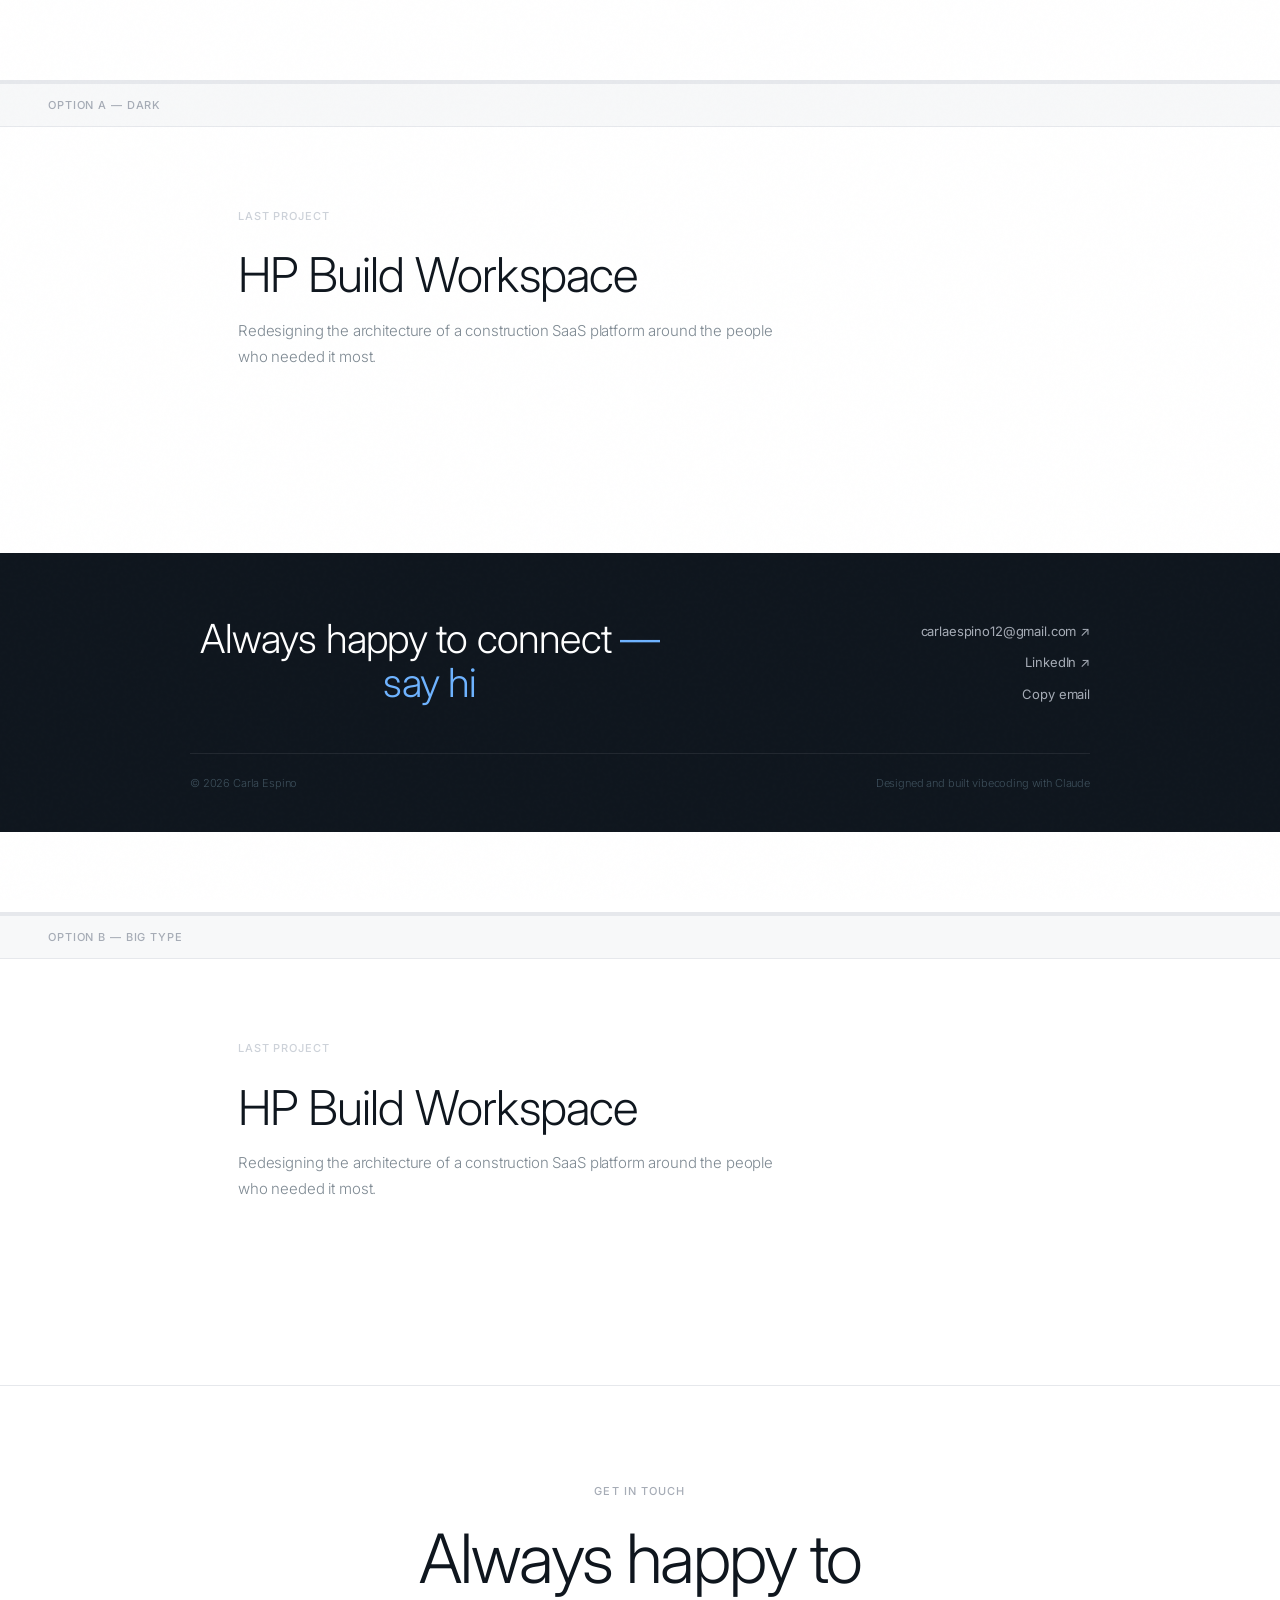
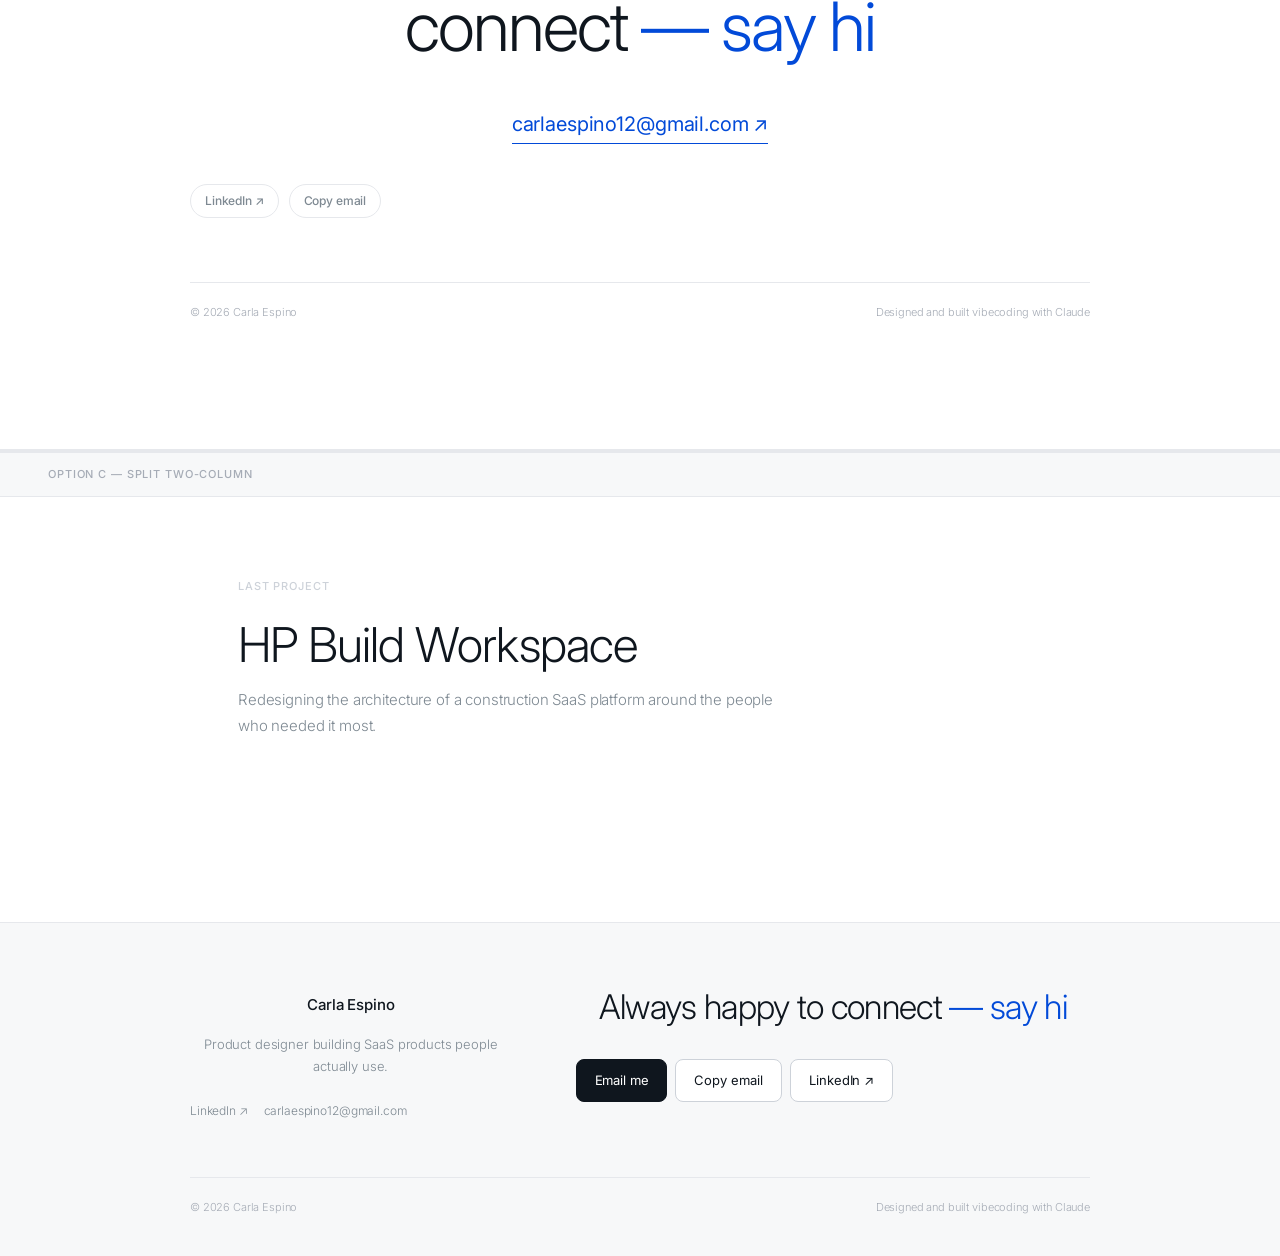
<file: footer-options.html>
<!DOCTYPE html>
<html lang="en">
<head>
  <meta charset="UTF-8" />
  <meta name="viewport" content="width=device-width, initial-scale=1.0" />
  <title>Footer options</title>
  <link rel="preconnect" href="https://fonts.googleapis.com" />
  <link rel="preconnect" href="https://fonts.gstatic.com" crossorigin />
  <link href="https://fonts.googleapis.com/css2?family=Inter:wght@300;400;500&display=swap" rel="stylesheet" />
  <link rel="stylesheet" href="style.css" />
  <style>
    /* ── Shared preview scaffolding ── */
    .preview-page {
      border-top: 4px solid #E6E8EC;
      margin-top: 80px;
    }
    .preview-tag {
      background: #F7F8F9;
      border-bottom: 1px solid #E6E8EC;
      padding: 12px 48px;
      font-size: 11px;
      font-weight: 500;
      letter-spacing: 0.08em;
      text-transform: uppercase;
      color: #A6ACB6;
    }
    .preview-content {
      padding: 80px 48px;
      max-width: 900px;
      margin: 0 auto;
    }
    .preview-content-label {
      font-size: 11px;
      font-weight: 500;
      letter-spacing: 0.08em;
      text-transform: uppercase;
      color: #CDD2D9;
      margin: 0 0 24px;
    }
    .preview-content-title {
      font-size: clamp(28px, 4vw, 48px);
      font-weight: 300;
      letter-spacing: -0.02em;
      color: #0F161E;
      margin: 0 0 16px;
      line-height: 1.1;
    }
    .preview-content-body {
      font-size: 15px;
      font-weight: 300;
      color: #7E8992;
      line-height: 1.7;
      max-width: 560px;
      margin: 0;
    }

    /* ══ OPTION A: Dark band ══ */
    .footer-a {
      background: #0F161E;
      padding: 64px 48px 40px;
    }
    .footer-a-inner {
      max-width: 900px;
      margin: 0 auto;
      display: flex;
      flex-direction: column;
      gap: 48px;
    }
    .footer-a-top {
      display: flex;
      align-items: flex-end;
      justify-content: space-between;
      gap: 32px;
    }
    .footer-a-cta {
      font-size: clamp(28px, 3.5vw, 40px);
      font-weight: 300;
      line-height: 1.1;
      letter-spacing: -0.02em;
      color: #fff;
      margin: 0;
      max-width: 480px;
    }
    .footer-a-cta em { font-style: normal; color: #6EB3FF; }
    .footer-a-links {
      display: flex;
      flex-direction: column;
      align-items: flex-end;
      gap: 10px;
      flex-shrink: 0;
    }
    .footer-a-link {
      font-size: 13px;
      font-weight: 400;
      color: #A6ACB6;
      text-decoration: none;
      display: flex;
      align-items: center;
      gap: 6px;
      transition: color 0.15s;
    }
    .footer-a-link:hover { color: #fff; }
    .footer-a-bottom {
      display: flex;
      justify-content: space-between;
      border-top: 1px solid rgba(255,255,255,0.08);
      padding-top: 20px;
      font-size: 11px;
      color: #3D4F5B;
    }

    /* ══ OPTION B: Big type ══ */
    .footer-b {
      background: #fff;
      border-top: 1px solid #E6E8EC;
      padding: 96px 48px 48px;
    }
    .footer-b-inner {
      max-width: 900px;
      margin: 0 auto;
    }
    .footer-b-eyebrow {
      font-size: 11px;
      font-weight: 500;
      letter-spacing: 0.1em;
      text-transform: uppercase;
      color: #A6ACB6;
      margin: 0 0 24px;
    }
    .footer-b-cta {
      font-size: clamp(40px, 6vw, 68px);
      font-weight: 300;
      line-height: 1.0;
      letter-spacing: -0.03em;
      color: #0F161E;
      margin: 0 0 48px;
    }
    .footer-b-cta em { font-style: normal; color: #024AD8; }
    .footer-b-email {
      display: inline-flex;
      align-items: center;
      gap: 8px;
      font-size: clamp(16px, 2vw, 20px);
      font-weight: 400;
      color: #024AD8;
      text-decoration: none;
      border-bottom: 1.5px solid #024AD8;
      padding-bottom: 2px;
      margin-bottom: 40px;
      transition: opacity 0.15s;
    }
    .footer-b-email:hover { opacity: 0.65; }
    .footer-b-socials {
      display: flex;
      gap: 10px;
      margin-bottom: 64px;
    }
    .footer-b-social {
      font-size: 12px;
      font-weight: 500;
      color: #7E8992;
      text-decoration: none;
      padding: 6px 14px;
      border: 1px solid #E6E8EC;
      border-radius: 999px;
      transition: border-color 0.15s, color 0.15s;
    }
    .footer-b-social:hover { border-color: #0F161E; color: #0F161E; }
    .footer-b-bottom {
      display: flex;
      justify-content: space-between;
      border-top: 1px solid #E6E8EC;
      padding-top: 20px;
      font-size: 11px;
      color: #A6ACB6;
    }

    /* ══ OPTION C: Split two-column ══ */
    .footer-c {
      background: #F7F8F9;
      border-top: 1px solid #E6E8EC;
      padding: 64px 48px 40px;
    }
    .footer-c-inner {
      max-width: 900px;
      margin: 0 auto;
    }
    .footer-c-grid {
      display: grid;
      grid-template-columns: 1fr 1.6fr;
      gap: 64px;
      padding-bottom: 56px;
    }
    .footer-c-left {
      display: flex;
      flex-direction: column;
      gap: 16px;
      padding-top: 6px;
    }
    .footer-c-name {
      font-size: 15px;
      font-weight: 500;
      color: #0F161E;
      margin: 0;
    }
    .footer-c-bio {
      font-size: 13px;
      font-weight: 300;
      color: #7E8992;
      line-height: 1.65;
      margin: 0;
    }
    .footer-c-socials {
      display: flex;
      gap: 16px;
      margin-top: 8px;
    }
    .footer-c-social {
      font-size: 12px;
      color: #7E8992;
      text-decoration: none;
      transition: color 0.15s;
    }
    .footer-c-social:hover { color: #0F161E; }
    .footer-c-right {
      display: flex;
      flex-direction: column;
      gap: 32px;
    }
    .footer-c-cta {
      font-size: clamp(24px, 3vw, 34px);
      font-weight: 300;
      line-height: 1.15;
      letter-spacing: -0.02em;
      color: #0F161E;
      margin: 0;
    }
    .footer-c-cta em { font-style: normal; color: #024AD8; }
    .footer-c-actions {
      display: flex;
      gap: 8px;
      flex-wrap: wrap;
    }
    .footer-c-btn {
      font-size: 13px;
      font-weight: 400;
      color: #0F161E;
      text-decoration: none;
      padding: 10px 18px;
      border: 1px solid #CDD2D9;
      border-radius: 8px;
      background: #fff;
      cursor: pointer;
      font-family: inherit;
      transition: border-color 0.15s;
    }
    .footer-c-btn:hover { border-color: #0F161E; }
    .footer-c-btn--primary {
      background: #0F161E;
      color: #fff;
      border-color: #0F161E;
    }
    .footer-c-btn--primary:hover { background: #22313F; border-color: #22313F; }
    .footer-c-bottom {
      display: flex;
      justify-content: space-between;
      border-top: 1px solid #E6E8EC;
      padding-top: 20px;
      font-size: 11px;
      color: #A6ACB6;
    }
  </style>
</head>
<body>

  <!-- ══ OPTION A ══ -->
  <div class="preview-page">
    <div class="preview-tag">Option A — Dark</div>
    <div class="preview-content">
      <p class="preview-content-label">Last project</p>
      <h2 class="preview-content-title">HP Build Workspace</h2>
      <p class="preview-content-body">Redesigning the architecture of a construction SaaS platform around the people who needed it most.</p>
    </div>
  </div>
  <footer class="footer-a">
    <div class="footer-a-inner">
      <div class="footer-a-top">
        <p class="footer-a-cta">Always happy to connect <em>— say hi</em></p>
        <div class="footer-a-links">
          <a href="#" class="footer-a-link">carlaespino12@gmail.com ↗</a>
          <a href="#" class="footer-a-link">LinkedIn ↗</a>
          <a href="#" class="footer-a-link">Copy email</a>
        </div>
      </div>
      <div class="footer-a-bottom">
        <span>© 2026 Carla Espino</span>
        <span>Designed and built vibecoding with Claude</span>
      </div>
    </div>
  </footer>

  <!-- ══ OPTION B ══ -->
  <div class="preview-page">
    <div class="preview-tag">Option B — Big type</div>
    <div class="preview-content">
      <p class="preview-content-label">Last project</p>
      <h2 class="preview-content-title">HP Build Workspace</h2>
      <p class="preview-content-body">Redesigning the architecture of a construction SaaS platform around the people who needed it most.</p>
    </div>
  </div>
  <footer class="footer-b">
    <div class="footer-b-inner">
      <p class="footer-b-eyebrow">Get in touch</p>
      <h2 class="footer-b-cta">Always happy to<br>connect <em>— say hi</em></h2>
      <a href="mailto:carlaespino12@gmail.com" class="footer-b-email">
        carlaespino12@gmail.com ↗
      </a>
      <div class="footer-b-socials">
        <a href="#" class="footer-b-social">LinkedIn ↗</a>
        <a href="#" class="footer-b-social">Copy email</a>
      </div>
      <div class="footer-b-bottom">
        <span>© 2026 Carla Espino</span>
        <span>Designed and built vibecoding with Claude</span>
      </div>
    </div>
  </footer>

  <!-- ══ OPTION C ══ -->
  <div class="preview-page">
    <div class="preview-tag">Option C — Split two-column</div>
    <div class="preview-content">
      <p class="preview-content-label">Last project</p>
      <h2 class="preview-content-title">HP Build Workspace</h2>
      <p class="preview-content-body">Redesigning the architecture of a construction SaaS platform around the people who needed it most.</p>
    </div>
  </div>
  <footer class="footer-c">
    <div class="footer-c-inner">
      <div class="footer-c-grid">
        <div class="footer-c-left">
          <p class="footer-c-name">Carla Espino</p>
          <p class="footer-c-bio">Product designer building SaaS products people actually use.</p>
          <div class="footer-c-socials">
            <a href="#" class="footer-c-social">LinkedIn ↗</a>
            <a href="#" class="footer-c-social">carlaespino12@gmail.com</a>
          </div>
        </div>
        <div class="footer-c-right">
          <p class="footer-c-cta">Always happy to connect <em>— say hi</em></p>
          <div class="footer-c-actions">
            <a href="mailto:carlaespino12@gmail.com" class="footer-c-btn footer-c-btn--primary">Email me</a>
            <button class="footer-c-btn">Copy email</button>
            <a href="#" class="footer-c-btn">LinkedIn ↗</a>
          </div>
        </div>
      </div>
      <div class="footer-c-bottom">
        <span>© 2026 Carla Espino</span>
        <span>Designed and built vibecoding with Claude</span>
      </div>
    </div>
  </footer>

</body>
</html>
</file>
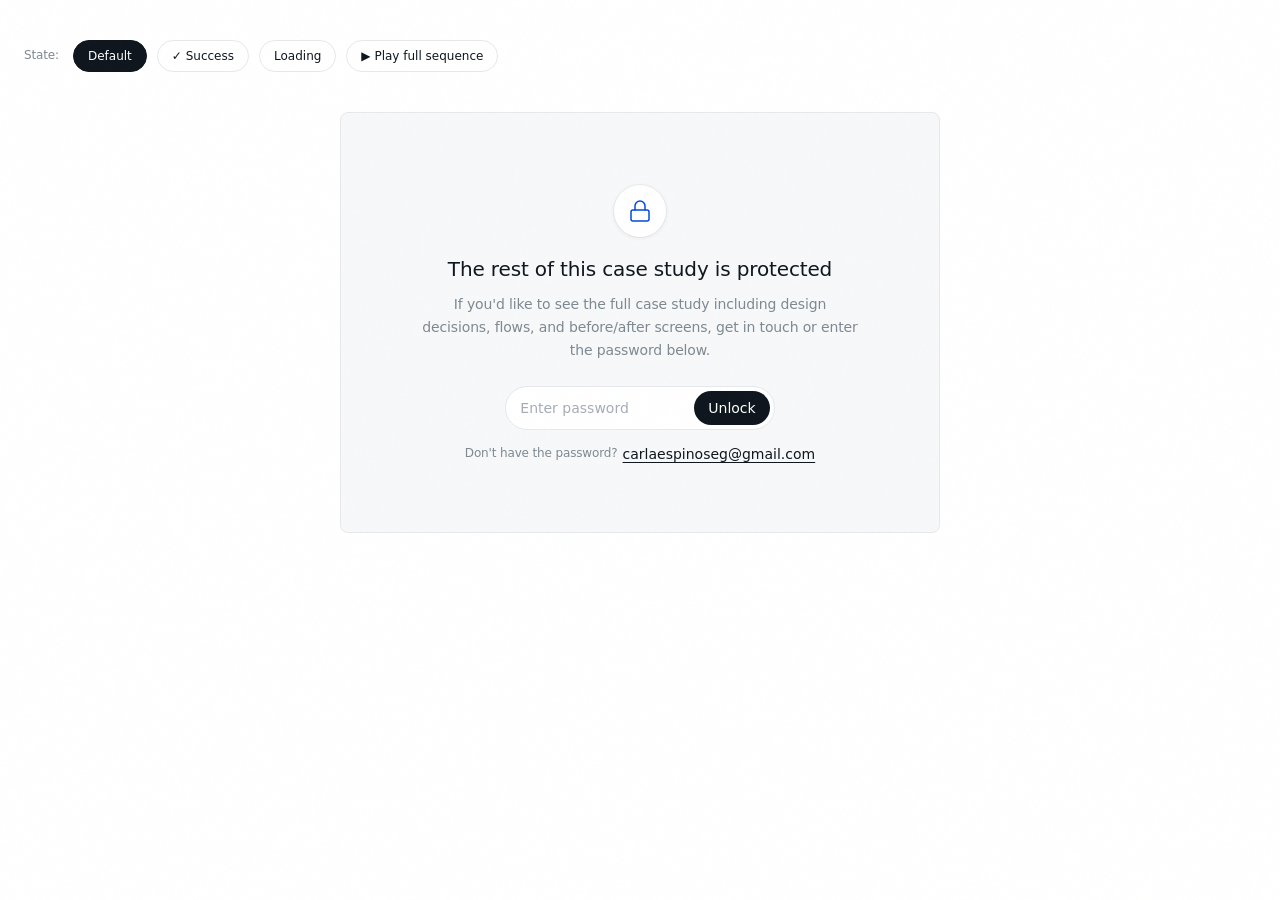
<file: test-gate.html>
<!DOCTYPE html>
<html lang="en">
<head>
<meta charset="UTF-8" />
<meta name="viewport" content="width=device-width, initial-scale=1.0" />
<title>Gate preview — Carla Espino</title>
<link rel="stylesheet" href="style.css" />
<style>
  :root {
    --lav-bg:      #EEF3FD;
    --lav-border:  #AECAF4;
    --lav-accent:  #024AD8;
    --lav-muted:   #5580DC;
    --lav-sep:     #AECAF4;
  }

  body { background: var(--bg); padding: 40px 24px; }

  .preview-toolbar {
    display: flex;
    align-items: center;
    gap: 10px;
    margin-bottom: 40px;
    flex-wrap: wrap;
  }
  .preview-toolbar span {
    font-size: var(--text-sm);
    color: var(--muted);
    margin-right: 4px;
  }
  .preview-btn {
    height: 32px;
    padding: 0 14px;
    border: 1px solid var(--hairline);
    border-radius: 999px;
    background: var(--bg);
    font-family: inherit;
    font-size: var(--text-sm);
    color: var(--text);
    cursor: pointer;
    transition: background 0.15s ease, border-color 0.15s ease;
  }
  .preview-btn:hover { background: var(--surface); }
  .preview-btn.active {
    background: var(--text);
    color: #fff;
    border-color: var(--text);
  }

  /* ── Gate card ── */
  .cs-gate {
    background: var(--surface);
    border: 1px solid var(--hairline);
    border-radius: 8px;
    padding: 72px 80px 68px;
    display: flex;
    flex-direction: column;
    align-items: center;
    text-align: center;
    max-width: 600px;
    margin: 0 auto;
    transition: border-color 0.25s ease, box-shadow 0.25s ease, background 0.25s ease;
  }
  .cs-gate-icon-wrap {
    display: inline-flex; align-items: center; justify-content: center;
    width: 52px; height: 52px;
    border-radius: 50%;
    background: #fff;
    box-shadow: 0 1px 4px rgba(0,0,0,0.08), 0 0 0 1px rgba(0,0,0,0.04);
    color: var(--lav-accent);
    margin-bottom: 20px;
    transition: background 0.25s ease, color 0.25s ease, box-shadow 0.25s ease, width 0.25s ease, height 0.25s ease;
  }
  .cs-gate-title {
    font-size: var(--text-lg); font-weight: var(--weight-medium);
    color: var(--text); margin: 0 0 12px 0; line-height: var(--leading-snug);
    transition: opacity 0.2s ease;
  }
  .cs-gate-body {
    font-size: var(--text-base); color: var(--muted);
    line-height: var(--leading-relaxed); margin: 0 0 24px 0; max-width: 58ch;
    transition: opacity 0.2s ease;
  }
  .cs-gate-split {
    display: inline-flex; align-items: center;
    background: #fff; border: 1px solid var(--hairline);
    border-radius: 999px; padding: 4px 4px 4px 14px;
    transition: opacity 0.2s ease;
  }
  .cs-gate-input {
    flex: 1; min-width: 160px; height: 34px; padding: 0;
    font-family: inherit; font-size: var(--text-base);
    color: var(--text); background: transparent; border: none; outline: none;
  }
  .cs-gate-input::placeholder { color: var(--gray-50); }
  .cs-gate-split-btn {
    display: inline-flex; align-items: center; height: 34px; padding: 0 14px;
    background: var(--text); color: #fff; border: none; border-radius: 999px;
    font-family: inherit; font-size: var(--text-base); cursor: pointer;
    transition: background 0.2s ease;
  }
  .cs-gate-contact {
    font-size: var(--text-sm); color: var(--muted); margin: 14px 0 0 0;
    display: flex; align-items: center; justify-content: center; gap: 5px;
    transition: opacity 0.2s ease;
  }
  .cs-gate-email {
    font-family: inherit; font-size: var(--text-base); font-weight: var(--weight-regular);
    color: var(--text); background: none; border: none; padding: 0; cursor: pointer;
    text-decoration: underline; text-underline-offset: 3px;
  }

  /* ── State: success ── */
  .cs-gate--success {
    border-color: var(--hairline);
    box-shadow: none;
  }
  .cs-gate--success .cs-gate-body,
  .cs-gate--success .cs-gate-split,
  .cs-gate--success .cs-gate-contact { display: none; }
  .cs-gate--success .cs-gate-icon-wrap {
    background: #EDFAF3; color: #2E7D32;
  }
  .cs-gate--success .cs-gate-title { color: #2E7D32; }

  /* ── State: loading ── */
  .cs-gate--loading {
    background: transparent;
    border-color: transparent;
    box-shadow: none;
    padding: 72px 80px;
  }
  .cs-gate--loading .cs-gate-title,
  .cs-gate--loading .cs-gate-body,
  .cs-gate--loading .cs-gate-split,
  .cs-gate--loading .cs-gate-contact { display: none; }
  .cs-gate--loading .cs-gate-icon-wrap {
    background: transparent; box-shadow: none;
    color: var(--muted); margin-bottom: 0;
    width: 72px; height: 72px;
  }
  .cs-gate--loading .cs-gate-icon-wrap svg { width: 36px; height: 36px; }

  @keyframes cs-spin { to { transform: rotate(360deg); } }
  .spin svg { animation: cs-spin 0.75s linear infinite; transform-origin: center; }
</style>
</head>
<body>

<div class="preview-toolbar">
  <span>State:</span>
  <button class="preview-btn active" onclick="setState('default')">Default</button>
  <button class="preview-btn" onclick="setState('success')">✓ Success</button>
  <button class="preview-btn" onclick="setState('loading')">Loading</button>
  <button class="preview-btn" onclick="runSequence()">▶ Play full sequence</button>
</div>

<div class="cs-gate" id="gate">
  <div class="cs-gate-icon-wrap" id="icon-wrap">
    <svg id="icon-svg" width="24" height="24" viewBox="0 0 24 24" fill="none" stroke="currentColor" stroke-width="1.5" stroke-linecap="round" stroke-linejoin="round">
      <rect x="3" y="11" width="18" height="11" rx="2"/>
      <path d="M7 11V7a5 5 0 0 1 10 0v4"/>
    </svg>
  </div>
  <h3 class="cs-gate-title">The rest of this case study is protected</h3>
  <p class="cs-gate-body">If you'd like to see the full case study including design decisions, flows, and before/after screens, get in touch or enter the password below.</p>
  <div class="cs-gate-split">
    <input type="password" class="cs-gate-input" placeholder="Enter password" />
    <button class="cs-gate-split-btn" id="unlock-btn">Unlock</button>
  </div>
  <p class="cs-gate-contact">Don't have the password?
    <button class="cs-gate-email">carlaespinoseg@gmail.com</button>
  </p>
</div>

<script>
const gate    = document.getElementById('gate');
const iconWrap = document.getElementById('icon-wrap');
const iconSvg  = document.getElementById('icon-svg');
const unlockBtn = document.getElementById('unlock-btn');

const LOCK_PATH     = '<rect x="3" y="11" width="18" height="11" rx="2"/><path d="M7 11V7a5 5 0 0 1 10 0v4"/>';
const CHECK_PATH    = '<path d="M22 11.08V12a10 10 0 1 1-5.93-9.14"/><path d="M22 4L12 14.01l-3-3"/>';
const SPINNER_PATH  = '<circle cx="12" cy="12" r="8" fill="none" stroke="currentColor" stroke-width="1.5" stroke-dasharray="22 44" stroke-linecap="round"/>';
const LOCK_TITLE    = 'The rest of this case study is protected';
const SUCCESS_TITLE = "You're in";

function setState(state) {
  // Reset all
  gate.classList.remove('cs-gate--success', 'cs-gate--loading');
  iconWrap.classList.remove('spin');
  gate.style.opacity = '';
  gate.style.transform = '';
  gate.style.display = '';
  iconSvg.innerHTML = LOCK_PATH;
  document.querySelector('.cs-gate-title').textContent = LOCK_TITLE;

  // Update toolbar buttons
  document.querySelectorAll('.preview-btn').forEach(b => b.classList.remove('active'));
  event && event.target && event.target.classList.add('active');

  if (state === 'success') {
    gate.classList.add('cs-gate--success');
    iconSvg.innerHTML = CHECK_PATH;
    document.querySelector('.cs-gate-title').textContent = SUCCESS_TITLE;
  }
  if (state === 'loading') {
    gate.classList.add('cs-gate--loading');
    iconWrap.classList.add('spin');
    iconSvg.innerHTML = SPINNER_PATH;
  }
}

function runSequence() {
  setState('default');
  document.querySelectorAll('.preview-btn').forEach(b => b.classList.remove('active'));

  setTimeout(() => {
    gate.classList.add('cs-gate--success');
    iconSvg.innerHTML = CHECK_PATH;
    document.querySelector('.cs-gate-title').textContent = SUCCESS_TITLE;
  }, 300);

  setTimeout(() => {
    gate.classList.remove('cs-gate--success');
    gate.classList.add('cs-gate--loading');
    iconWrap.classList.add('spin');
    iconSvg.innerHTML = SPINNER_PATH;
  }, 1000);

  setTimeout(() => {
    gate.style.transition = 'opacity 0.35s ease, transform 0.35s ease';
    gate.style.opacity = '0';
    gate.style.transform = 'translateY(-12px)';
  }, 1500);

  setTimeout(() => {
    gate.style.display = 'none';
    setTimeout(() => {
      gate.style.display = '';
      gate.style.transition = '';
      gate.style.opacity = '';
      gate.style.transform = '';
      setState('default');
    }, 800);
  }, 1900);
}
</script>
</body>
</html>
</file>
<file: style.css>
/* ─── Design tokens ─── */
@import url('styles/tokens.css');

/* ─── Base ─── */
@import url('styles/reset.css');
@import url('styles/layout.css');

/* ─── Navigation ─── */
@import url('styles/nav.css');

/* ─── Home page ─── */
@import url('styles/hero.css');
@import url('styles/card-interactive.css');
@import url('styles/card-static.css');
@import url('styles/home.css');
@import url('styles/system-map.css');

/* ─── Shared ─── */
@import url('styles/buttons.css');
@import url('styles/footer.css');
@import url('styles/animations.css');

/* ─── Case study ─── */
@import url('styles/case-study.css');
@import url('styles/stats.css');
@import url('styles/challenge.css');
@import url('styles/compare.css');
@import url('styles/mockups.css');
@import url('styles/journey.css');
@import url('styles/pricing.css');
@import url('styles/steps.css');
@import url('styles/lists.css');

/* ─── Responsive ─── */
@import url('styles/responsive.css');
</file>
